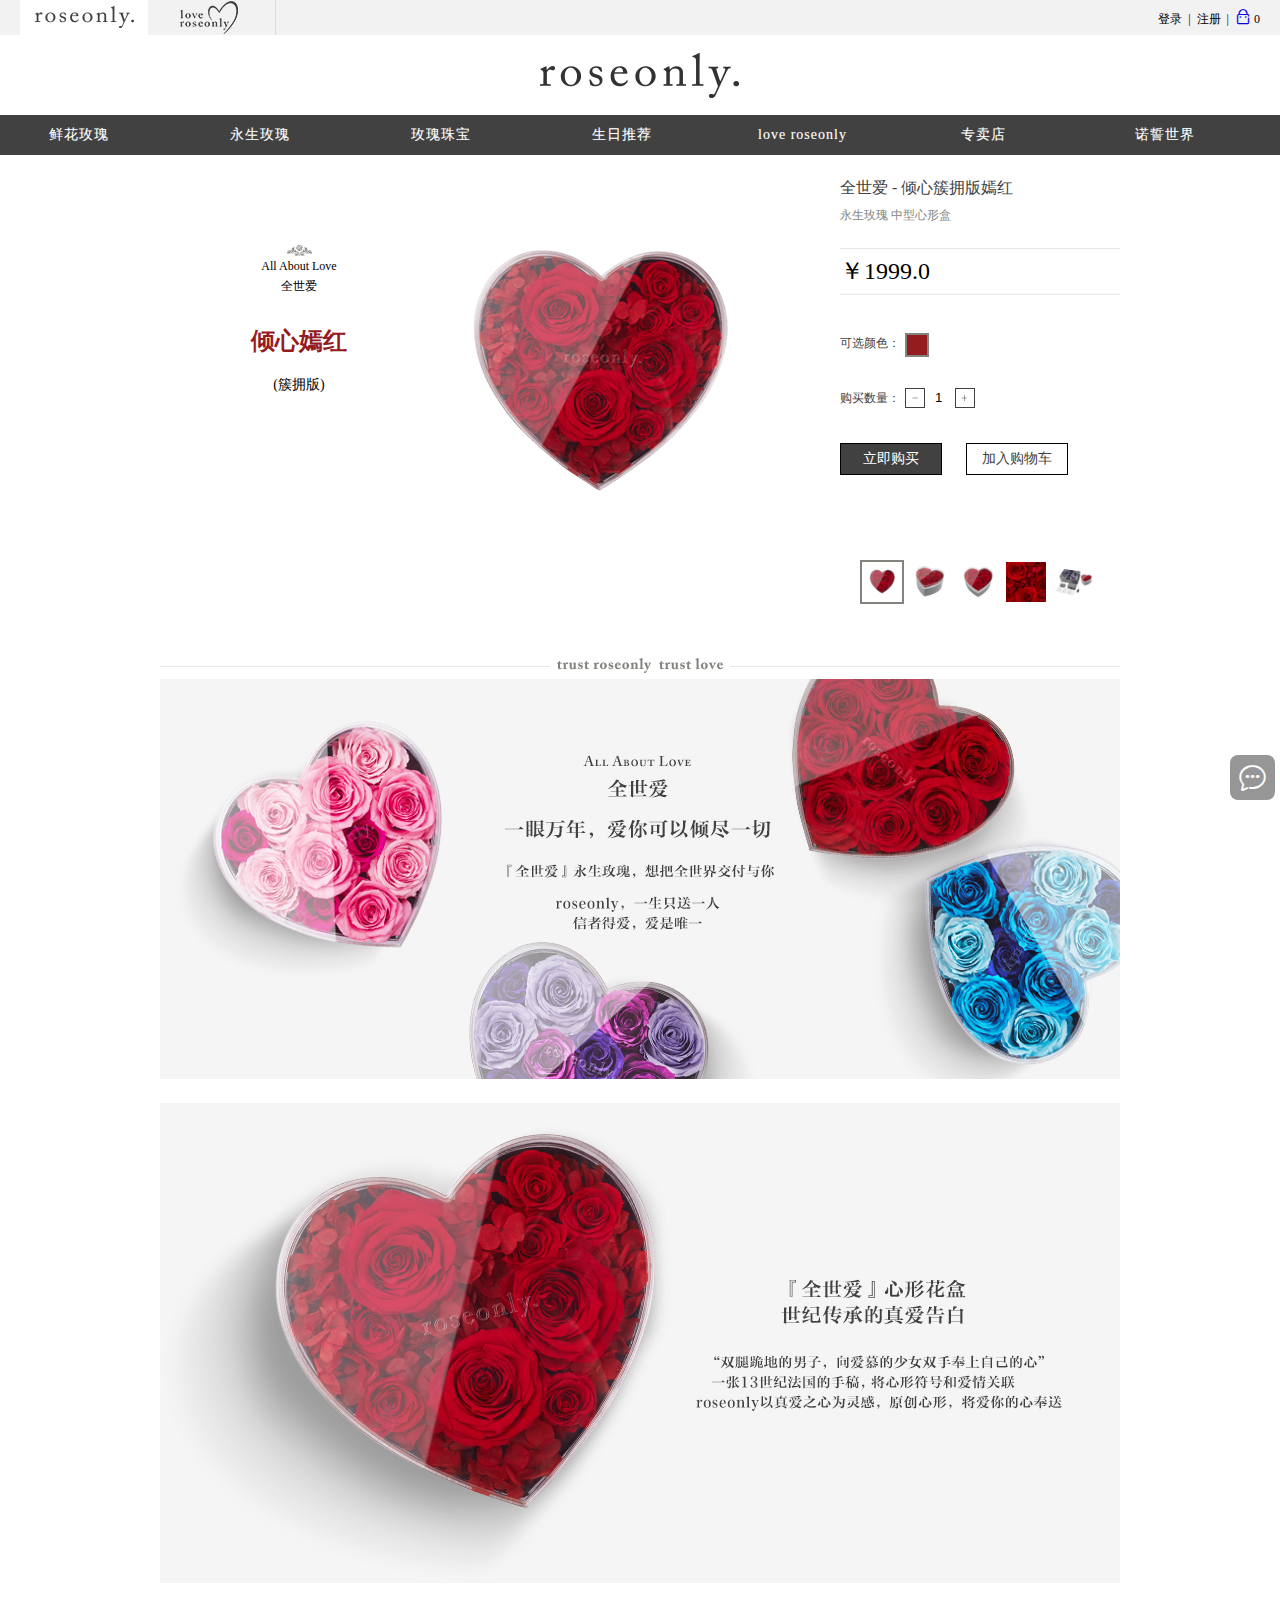
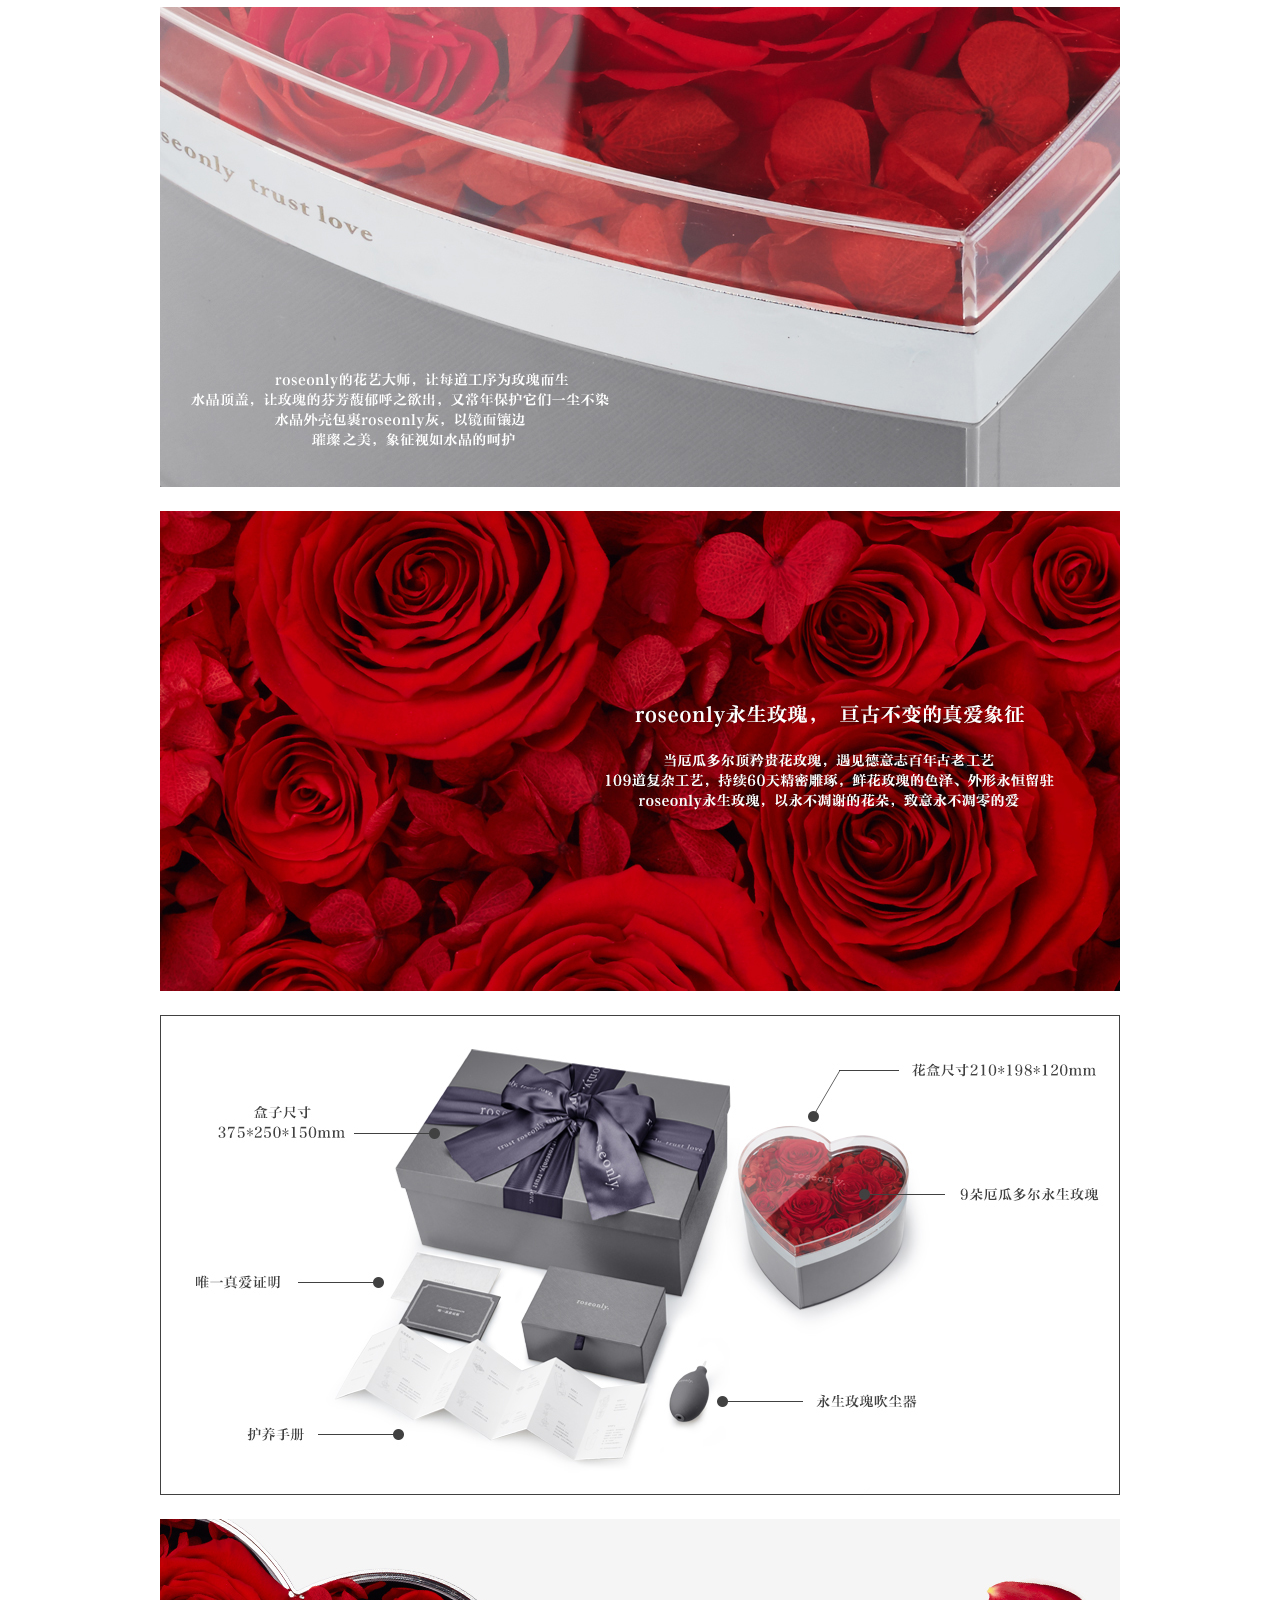
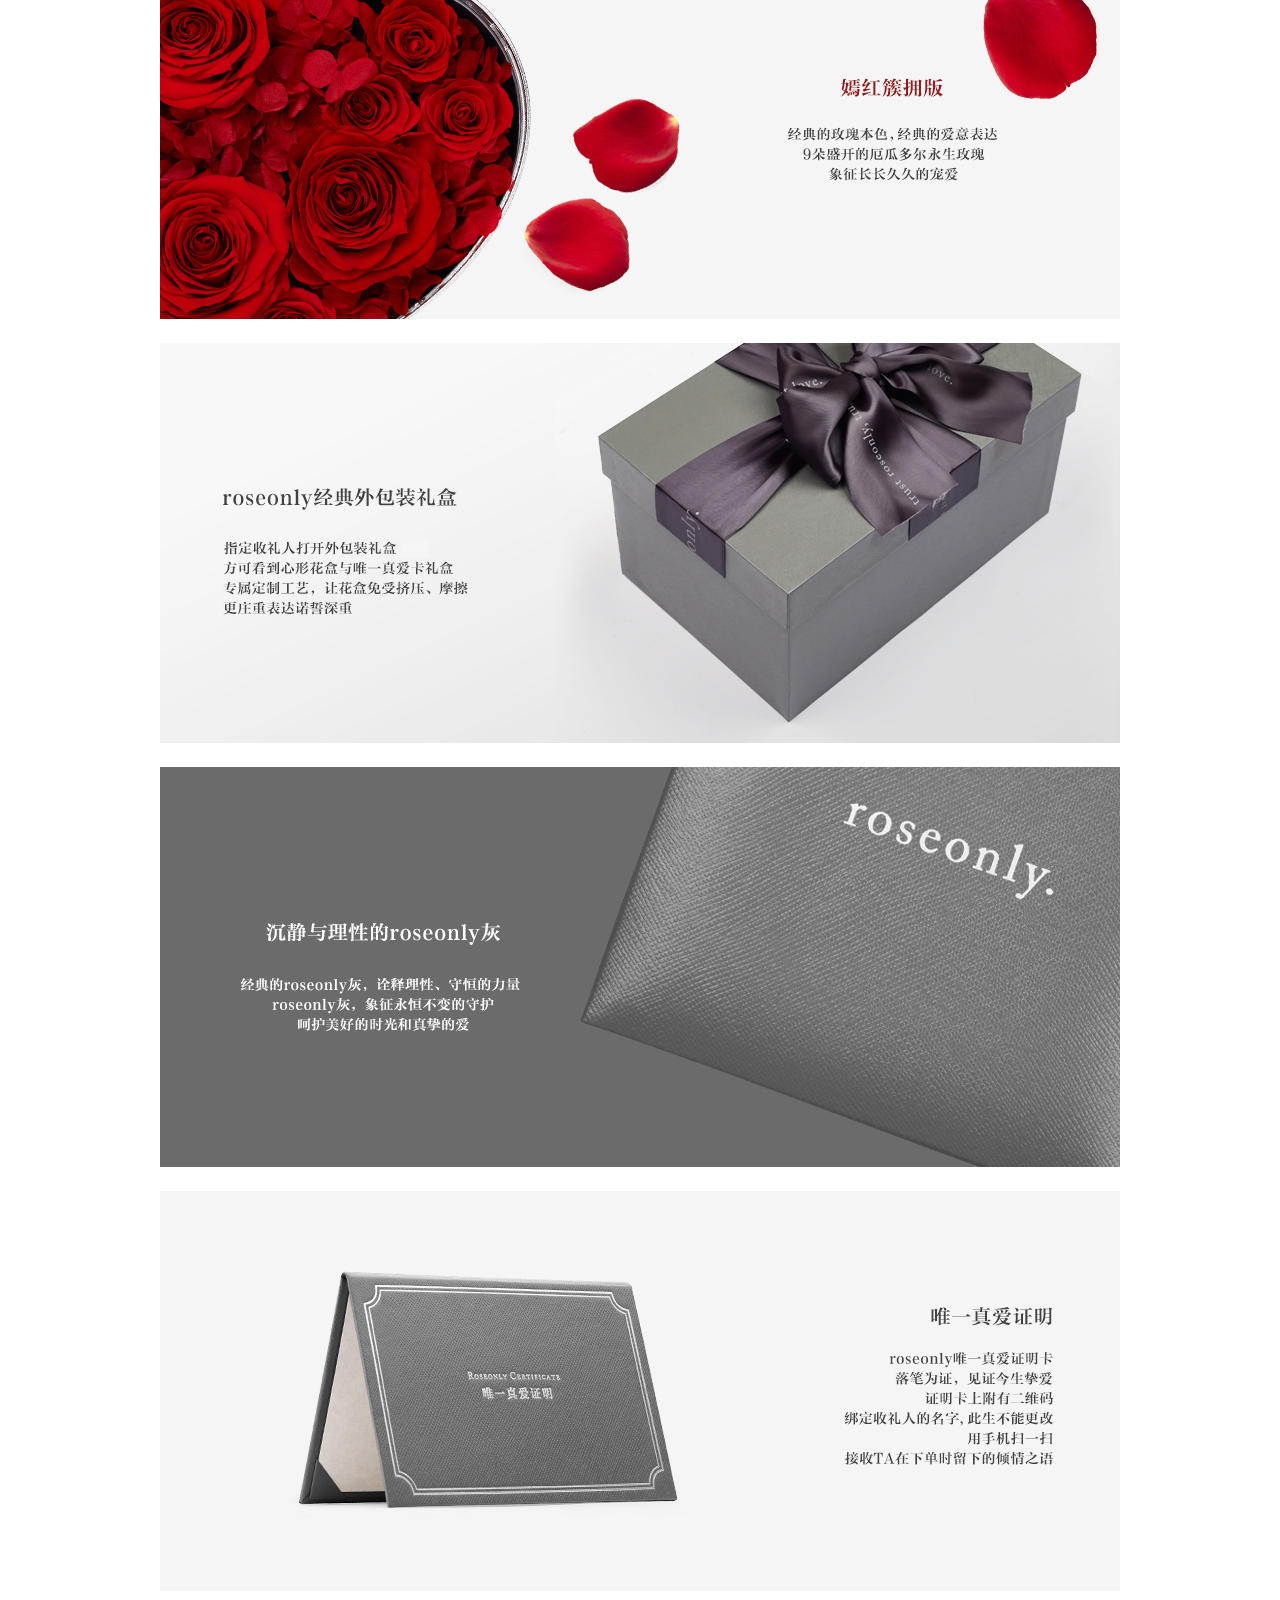
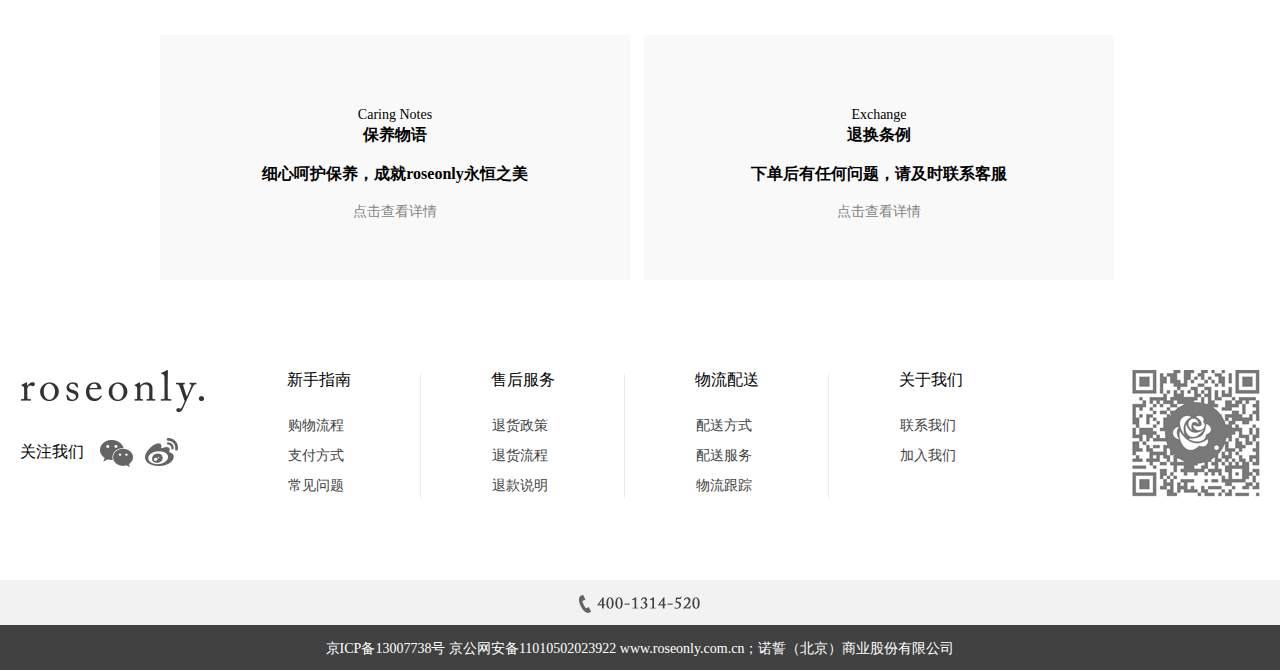
<file: detail.html>
<!DOCTYPE html>
<html lang="en">
<head>
	<meta charset="UTF-8">
	<title>RoseOnly首页_一生只送一人_中国高端鲜花第一品牌</title>
	<link rel="stylesheet" href="css/common.css"/>
	<link rel="stylesheet" href="css/index.css">
	<link rel="stylesheet" href="iconfont/iconfont.css">
	<script type = "text/javascript" src = "js/jquery-1.12.4.js"></script>
	<script type = "text/javascript" src = "js/jquery.cookie.js"></script>
	<script type = "text/javascript" src = "js/style.js"></script>
	<script type = "text/javascript" src = "js/shopCart.js"></script>
	<script>
		$(function(){
			$(".nav-container").load("html/nav.html",function(){
				$(function(){
					var $subNavShow = $(".nav-container #nav > li").mouseenter(function(){
						$("#nav > li > a").removeClass("on");
						$(this).find("a").addClass("on");
						//console.log("ok");
						// $(this).find(".sub-nav").fadeIn(2000);
						$(this).find(".sub-nav").css({display: "block"});
						$(this).find(".sub-nav").stop().animate({
							opacity:1,
							zIndex:99999
						},600);
					}).mouseleave(function(){
						$(this).find(".sub-nav").css({display: "none"});
						$("#nav > li > a").removeClass("on");
						$(this).find(".sub-nav").stop().animate({
							opacity:0,
							zIndex: 10000,
						},600);
					});
				});						
			});
			$(".footer").load("html/foot.html");
			$("#cartNum").html($("#tableAdd > tbody > tr").length);
			$(".backTo-top").css("display","none");
			// 放大镜 效果
			var scale = 4;
			var imgWH = 400;
			// var $img = $("<img src = 'picture/14719460348945560.png'>");
			var $lay = $("<div></div>").css({
				width:imgWH / scale,
				height:imgWH / scale,
				position:"absolute",
				left:0,
				top: 0,
				background:"#000",
				opacity: 0.2
			}).appendTo(".xq-contain .con-cent").hide();
			//大图的生成与显示
			var $big = $("<div><img src = 'picture/14719460348945560.png'/></div>").css({
				width:imgWH,
				height:imgWH + 100,
				position:"absolute",
				right:imgWH + 10,
				background:"#fff",
				overflow:"hidden",
				top:0
			}).appendTo(".xq-contain .con-cent").hide().mouseenter(function(e){
				e.stopPropagation();
			}).children().eq(0).width(imgWH * scale).height(imgWH * scale).parent();


			$(".xq-contain .con-cent").hover(function(){
				$lay.show();
				$big.show();
				$(this).mousemove(function(e){
					var x = e.pageX - $(this).offset().left - $lay.width() / 2;
					var y = e.pageY - $(this).offset().top  - $lay.height() / 2;
					var maxWidth = $(this).width() - $lay.width();
					var maxHeight = $(this).height() - $lay.height();
					var nowX = Math.max(Math.min(maxWidth, x), 0);
					var nowY = Math.max(Math.min(maxHeight, y), 0);
					$lay.css({
						left:nowX,
						top:nowY
					});
					$big.children().eq(0).css({
						marginLeft:nowX * scale * -1,
						marginTop:nowY * scale * -1
					});
				});
			}, function(){
				$lay.hide();
				$big.hide();
			});


			// 实现点击增加数据icon_down icon_num icon_up
			$("#icon_up").on("click", function(){
				// console.log("ok");
				// console.log($("#icon_num").val());
				var num = Number($("#icon_num").val());
				// console.log("num" + num);
				num++;
				// console.log("num1" + num);
				$("#icon_num").val(num);
			});
			$("#icon_down").on("click", function(){
				var num = Number($("#icon_num").val());
				// console.log("ok1");
				if(num == 1){
					num =  1;
				}else{
					num--;	
				}
				$("#icon_num").val(num);
			});

			//点击图片换成 相应的图图片xq-contain  detail-img
			$(".xq-contain .detail-img a").on("click" ,function(){
				$(".xq-contain .con-cent").find("img").attr("src", $(this).find("img").attr("src"));
				//console.log($(this).find("img").attr("src"));
				$(".xq-contain .detail-img a").removeClass("on");
				$(this).addClass("on");
			});
		});

	</script>

</head>
<body>
	<div class = "header">
		<div class = "head">
			<a href="index.html" id = "roseonly-logo" class = "roseonlyLogo"></a>
			<a href="index.html" class = "love-roseonly"></a>
			<div class = "right loginBox">
				<a class = "change1" href="login.html"><span id="ischan" class = "span1">登录</span><span>|</span></a>
				<a class = "change2" href="signup.html"><span class = "span1">注册</span><span>|</span></a>
				<a href="shopCart.html" class = "iconfont gwd">&#xe602;</a>
				<span id = "cartNum">(0)</span>
			</div>
		</div>
	</div>
	<div class = "logo-container">
		<a href="">
			<img src="images/14659848743575108.png" alt="">
		</a>
	</div>

	<div class = "nav-container">

	</div>
	<!-- 详情页面  start-->	
	<div class = "xq-contain">
		<div class = "con-detail">
			<div class = "detail-main">
				<div class = "con-left">
					<div class = "d1"></div>
					<div class = "d2">
						All About Love
						<br>
						全世爱
					</div>
					<div class = "d3">
						倾心<span class = "span1">嫣红</span>
					</div>
					<div>(簇拥版)</div>

				</div>
				<div class = "con-cent">
					<img src="picture/14719460348945560.png" alt="">
				</div>
				<div class = "con-right">
					<div class = "tit">全世爱 - 倾心簇拥版嫣红</div>
					<div class = "tit-de">永生玫瑰 中型心形盒 <!-- R020445121 --></div>
					<br>
					<div class = "pay" >￥1999.0</div>
					<br>
					<div class = "color-select">
						<span >可选颜色：</span>
						<span class = "color"></span>
					</div>
					<div class = "color-select shop-num">
						<span>购买数量：</span>
						<a id = "icon_down" href="javascript:;"><img src="picture/icon_down.png" alt=""></a>
						<input id = "icon_num" type="text" value = "1">
						<a id = "icon_up" href="javascript:;" ><img src="picture/icon_up.png" alt=""></a>
						<div style = "height: 0; clear:both;"></div>
					</div>
					<a href="login.html" class = "buyBtn">立即购买</a>
					<!-- 加入购物按钮 #addcart-->
					<a href="shopCart.html" id = "addCart" data-pid = "1" class = "addBtn" target = "blank1">加入购物车</a>
					<div style = "height: 0; clear:both;"></div>
					<div class = "detail-img"> 
						<div></div>
						<a href="javascript:;" class = "on">
							<img src="picture/14719460348945560.png" alt="">
						</a>
						<a href="javascript:;">
							<img src="picture/14422197966628664.png" alt="">
						</a>
						<a href="javascript:;">
							<img src="picture/14422197967002463.png" alt="">
						</a>
						<a href="javascript:;">
							<img src="picture/14422197967173143.png" alt="">
						</a>
						<a href="javascript:;">
							<img src="picture/14422197967527854.png" alt="">
						</a>
					</div>
					<div style = "height: 0; clear:both;"></div>
				</div>
			</div>
			<div>
				<img src="picture/xq_08.png" alt="">
			</div>
			<div class = "detail-box1">
				<img src="picture/14715887820843668.jpg" alt="">
			</div>
			<div class = "detail-box2">
				<img src="picture/14715887821496571.jpg" alt="">
			</div>
			<div class = "detail-box3">
				<img src="picture/14715887822418755.jpg" alt="">
			</div>
			<div class = "detail-box1">
				<img src="picture/14715887823448910.jpg" alt="">
			</div>
			<div class = "detail-box2">
				<img src="picture/14715887824503899.jpg" alt="">
			</div>
			<div class = "detail-box3">
				<img src="picture/14715887825169334.jpg" alt="">
			</div>
			<div>
				<img src="picture/14715887825906867.jpg" alt="">
			</div>
			<div>
				<img src="picture/14715887826653052.jpg" alt="">
			</div>
			<div>
				<img src="picture/14715887827471760.jpg" alt="">
			</div>
			<div class = "detail1">
				<div>
					Caring Notes
					<br>
					<b style = "font-size: 16px">保养物语</b>
				</div>
				<br>
				<p style = "font-weight:bold">细心呵护保养，成就roseonly永恒之美</p>
				<br>
				<a href="">点击查看详情</a>
			</div>
			<div class = "detail1">
				<div>
					Exchange
					<br>
					<b style = "font-size: 16px">退换条例</b>
				</div>
				<br>
				<p style = "font-weight:bold">下单后有任何问题，请及时联系客服</p>
				<br>
				<a href="">点击查看详情</a>
			</div>
		</div>

	</div>


	<!-- 详情页面 endding -->
	<div class = "footer clear">
	</div>
	<div class = "backTo-top">
		<a href="" class = "iconfont backTop">&#xe600;</a>
	</div>
	<div class = "weixin">
		<a href="" class = "iconfont weinxinA">&#xe601;</a>
	</div>
</body>
</html>
</file>
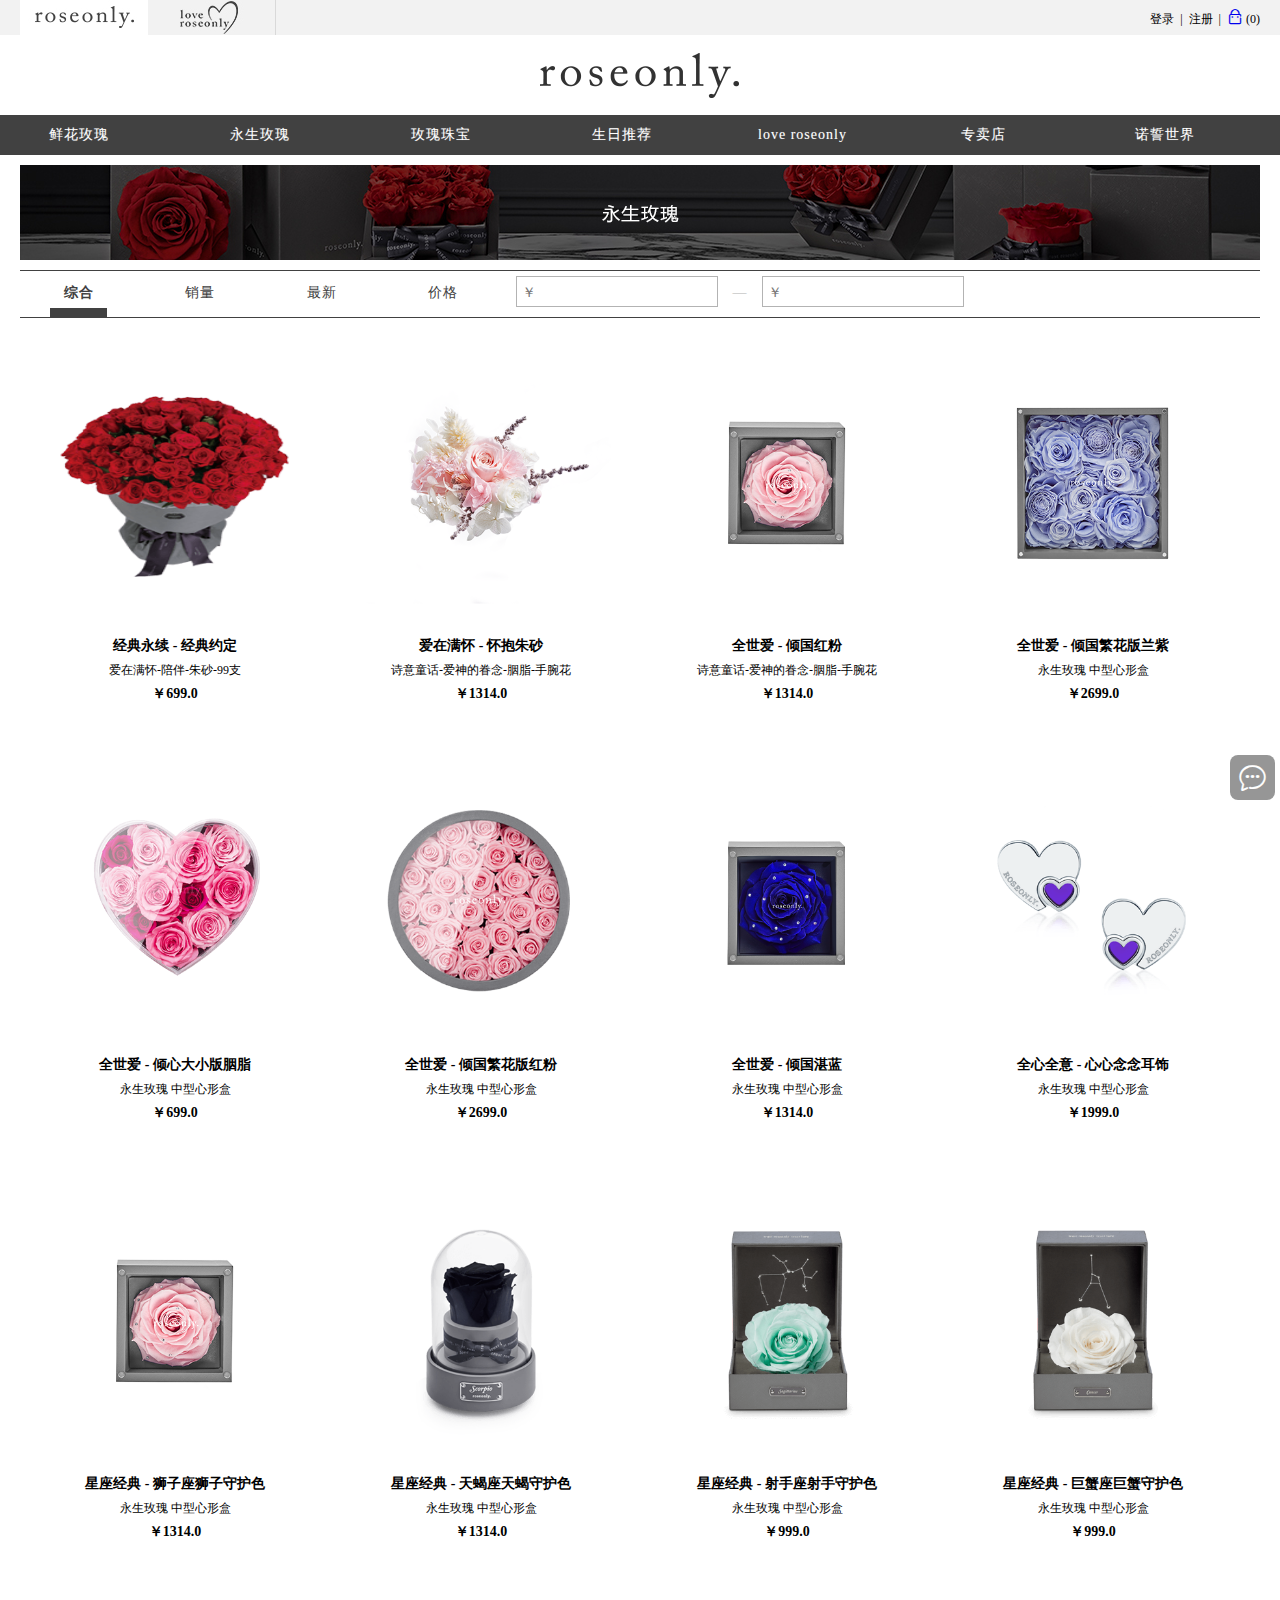
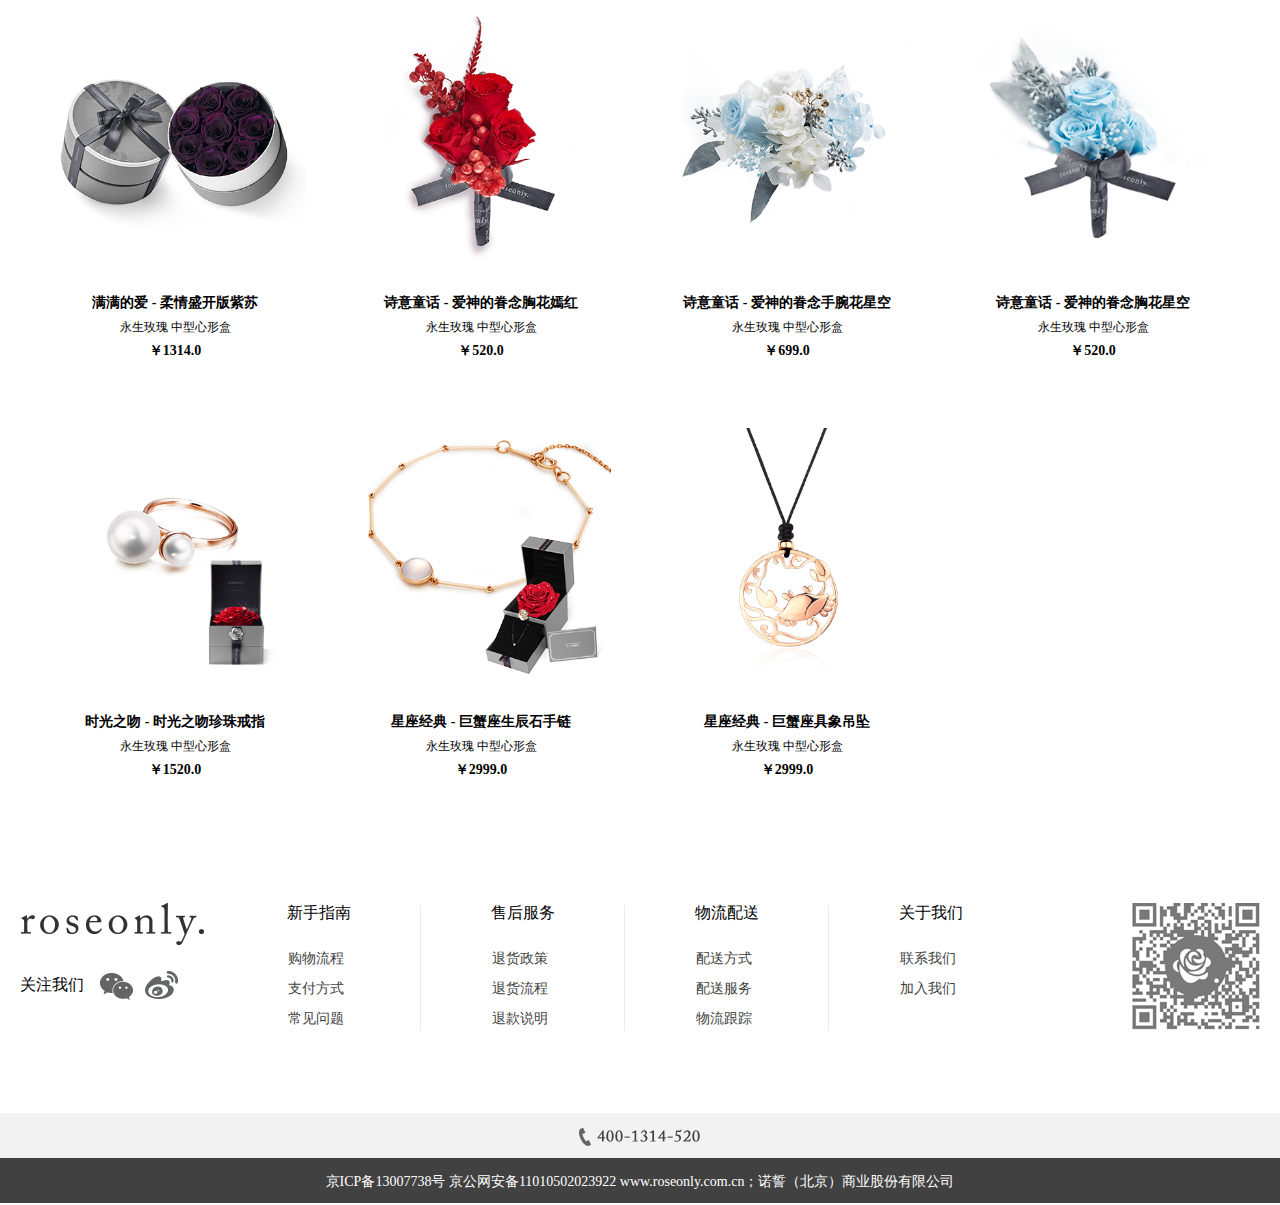
<file: liebiao.html>
<!DOCTYPE html>
<html lang="en">
<head>
	<meta charset="UTF-8">
	<title>RoseOnly列表页面</title>
	<link rel="stylesheet" href="css/common.css"/>
	<link rel="stylesheet" href="css/index.css">
	<link rel="stylesheet" href="iconfont/iconfont.css">
	<script type = "text/javascript" src = "js/jquery-1.12.4.js"></script>
	<script type = "text/javascript" src = "js/jquery.cookie.js"></script>
	<script type = "text/javascript" src = "js/style.js"></script>
	<script type = "text/javascript" src = "js/shopCart.js"></script>
	<script>
		$(function(){
			$(".nav-container").load("html/nav.html",function(){
				$(function(){
					var $subNavShow = $(".nav-container #nav > li").mouseenter(function(){
						$("#nav > li > a").removeClass("on");
						$(this).find("a").addClass("on");
						console.log("ok");
						// $(this).find(".sub-nav").fadeIn(2000);
						$(this).find(".sub-nav").css({display: "block"});
						$(this).find(".sub-nav").stop().animate({
							opacity:1,
							zIndex:99999
						},600);
					}).mouseleave(function(){
						$(this).find(".sub-nav").css({display: "none"});
						$("#nav > li > a").removeClass("on");
						$(this).find(".sub-nav").stop().animate({
							opacity:0,
							zIndex: 10000,
						},600);
					});
				});						
			});
			$(".footer").load("html/foot.html");
			$("#cartNum").html("("+ $("#tableAdd > tbody > tr").length +")");
			$(".backTo-top").css("display","none");
			//JQ获取列表页面的 ajax 数据
			var loadData = function(){
				$.get("json/shop.json").done(function(data){
					var html = "";
					//console.log(data);
					$.each(data,function(i,o){
						//console.log(i,o);
						html += "<a href=\"detail.html\">"
							 + "<li>"
							 + "<div class = \"li-img\"><img src=\""+ o.img +"\" alt=\"\"></div>"
							 + "<b class = \"b1\">"+ o.pname +"</b>"
							 + "<p class = \"p1\">"+ o.subpname +"</p>" 
							 + "<b class = \"b1\">"+ o.price +"</b>"
							 + "</li>" 
							 + "</a>";
					});
					$("#ShopList").html(html);
				});
			}

			// 价格区间商品的收索
			// $searchPrice = function(){
			// 	$(".nav-container .pirce-input").on("change",function(){
			// 		var $jia1 = $("#jia1").val();
			// 		console.log($jia1);
			// 		console.log($jia2);
			// 		var $jia2 = $("#jia2").val();
			// 		$("")
			// 	});
			// }

			loadData();
		});
	</script>

</head>
<body>
	<div class = "header">
		<div class = "head">
			<a href="index.html" id = "roseonly-logo" class = "roseonlyLogo"></a>
			<a href="index.html" class = "love-roseonly"></a>
			<div class = "right loginBox">
				<a class = "change1" href="login.html"><span id="ischan" class = "span1">登录</span><span>|</span></a>
				<a class = "change2" href="signup.html"><span class = "span1">注册</span><span>|</span></a>
				<a href="shopCart.html" class = "iconfont gwd">&#xe602;</a>
				<span id = "cartNum">(0)</span>
			</div>
		</div>
	</div>
	<div class = "logo-container">
		<a href="">
			<img src="images/14659848743575108.png" alt="">
		</a>
	</div>

	<div class = "nav-container">
	</div>
	<!-- 列表页 导航  start-->

	<div class = "list-container">
		<div class = "list-bg"></div>
		<div class = "rose-select">
			<a href="javascript:;" class = "sort on">综合</a>
			<a href="javascript:;" class = "sort">销量</a>
			<a href="javascript:;" class = "sort">最新</a>
			<a href="javascript:;" class = "sort">价格</a>
			<input id = "jia1" class = "price-input" type="number" placeholder = "￥">
			<span class = "link-span">—</span>
			<input id = "jia2" class = "price-input" type="number" placeholder = "￥">
		</div>
		<ul class = "list-con" id = "ShopList">
		<!--<a href="">
				<li>
					<div class = "li-img"><img src="picture/14557858492967267.png" alt=""></div>
					<b class = "b1">永生玫瑰 - 为爱而生系列</b>
					<p class = "p1">音乐玫瑰许愿  </p>
					<b class = "b1">￥1999.0</b>
				</li>
			</a> -->
		</ul>
	</div>

	<!-- 列表页面 导航 endding -->
	<div class = "footer clear">
	</div>
	<div class = "backTo-top">
		<a href="" class = "iconfont backTop">&#xe600;</a>
	</div>
	<div class = "weixin">
		<a href="" class = "iconfont weinxinA">&#xe601;</a>
	</div>
</body>
</html>
</file>
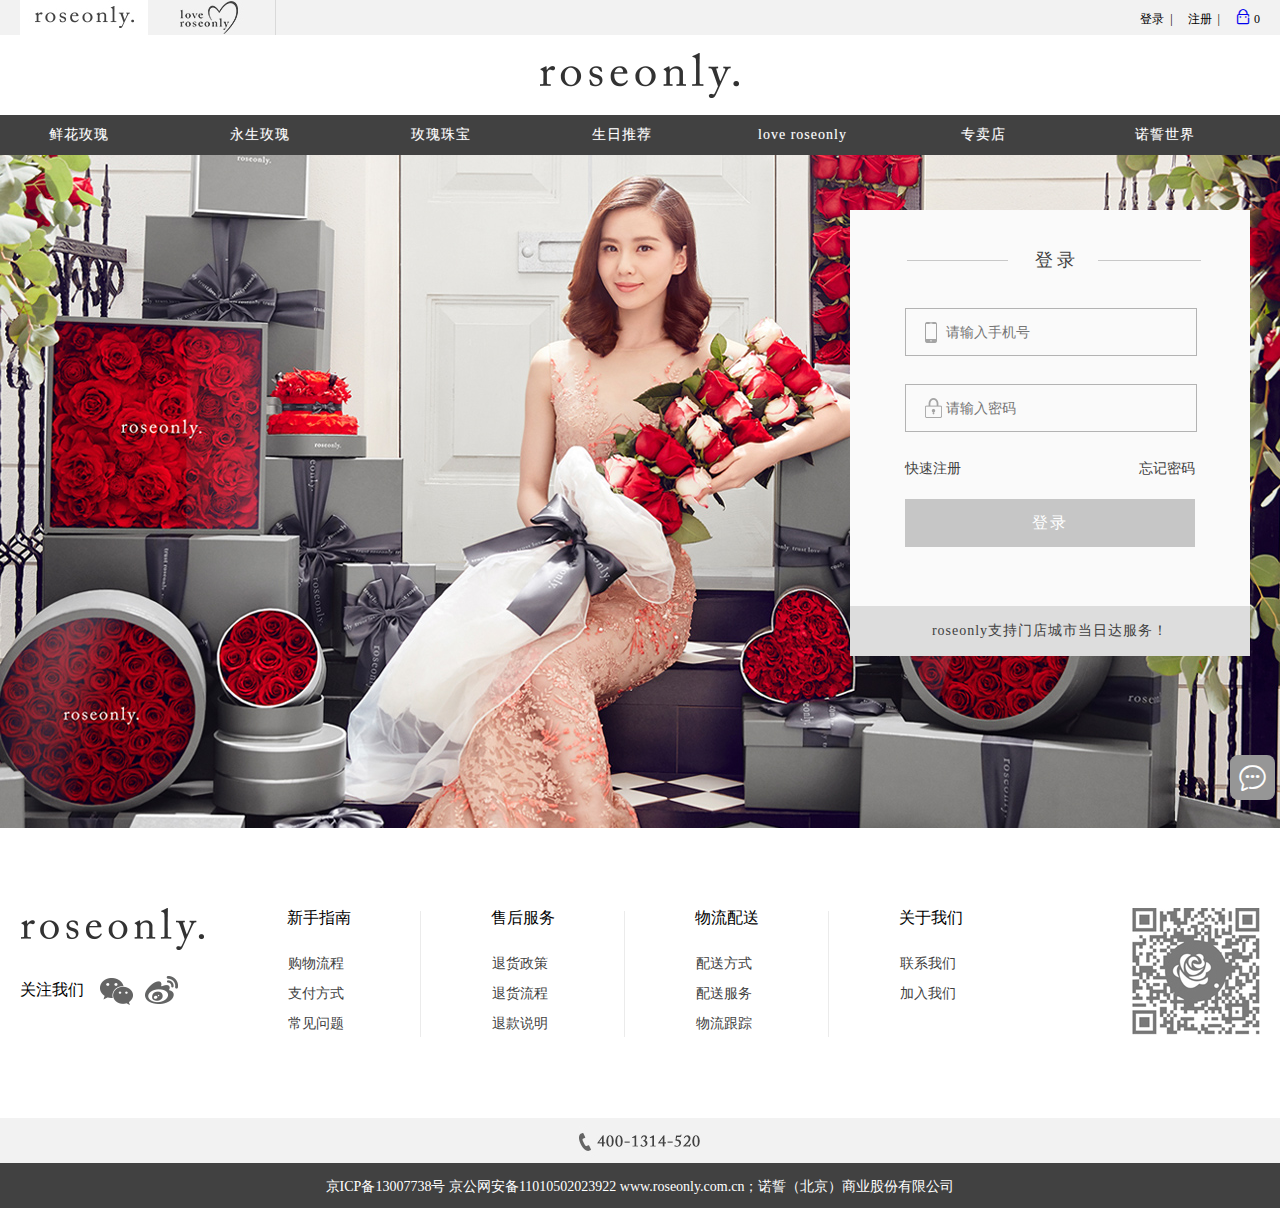
<file: login.html>
<!DOCTYPE html>
<html lang="en">
<head>
	<meta charset="UTF-8">
	<title>RoseOnly首页_一生只送一人_中国高端鲜花第一品牌</title>
	<link rel="stylesheet" href="css/common.css"/>
	<link rel="stylesheet" href="css/index.css">
	<link rel="stylesheet" href="iconfont/iconfont.css">
	<script type = "text/javascript" src = "js/jquery-1.12.4.js"></script>
	<script type = "text/javascript" src = "js/jquery.cookie.js"></script>
	<script type = "text/javascript" src = "js/style.js"></script>
	<script type = "text/javascript" src = "js/shopCart.js"></script>
	<script type = "text/javascript" src = "js/login.js"></script>
	<script>
		$(function(){
			$(".nav-container").load("html/nav.html",function(){
				$(function(){
					var $subNavShow = $(".nav-container #nav > li").mouseenter(function(){
						$("#nav > li > a").removeClass("on");
						$(this).find("a").addClass("on");
						//console.log("ok");
						// $(this).find(".sub-nav").fadeIn(2000);
						$(this).find(".sub-nav").css({display: "block"});
						$(this).find(".sub-nav").stop().animate({
							opacity:1,
							zIndex:99999
						},600);
					}).mouseleave(function(){
						$(this).find(".sub-nav").css({display: "none"});
						$("#nav > li > a").removeClass("on");
						$(this).find(".sub-nav").stop().animate({
							opacity:0,
							zIndex: 10000,
						},600);
					});
				});						
			});
			$(".footer").load("html/foot.html");
			$("#cartNum").html($("#tableAdd > tbody > tr").length);
			$(".backTo-top").css("display","none");
		});
	</script>
</head>
<body>
	<div class = "header">
		<div class = "head">
			<a href="index.html" id = "roseonly-logo" class = "roseonlyLogo"></a>
			<a href="index.html" class = "love-roseonly"></a>
			<div class = "right loginBox">
				<a href="login.html"><span id="ischan" class = "span1 change1"><!-- 登录 --></span><span><!-- | --></span></a>
				<a id = "tuichu" href="signup.html"><span class = "span1 change2"><!-- 注册 --></span><span><!-- | --></span></a>
				<a href="shopCart.html" class = "iconfont gwd">&#xe602;</a>
				<span id = "cartNum">(0)</span>
			</div>
		</div>
	</div>
	<div class = "logo-container">
		<a href="">
			<img src="images/14659848743575108.png" alt="">
		</a>
	</div>

	<div class = "nav-container">

	</div>
	<!-- 登陆  start-->
	<div class = "login-bg">
		<div class = "login">
			<form class = "login-form" action=""  method = "">	
				<div class = "loginTit">登录</div>
				<div class = "loginInput">
					<img src="images/14682248307391179.png" alt="">
					<input id = "username2" type="text" name = "username" placeholder = "请输入手机号" class = "inputBox">
					<div class = "remider" id = "ph2">remider</div>
				</div>
				
				<div class = "loginInput">
					<img src="images/14682248238795325.png" alt="">
					<input id = "password2" type="password" name = "username" placeholder = "请输入密码" class = "inputBox">
					<div id = "psw2" class = "remider">remider</div>
				</div>
				<div class = "signA">
					<a href="signup.html">快速注册</a>
					<a href="#">忘记密码</a>
				</div>
				<a href="javascript:;" class = "loginBtn">登录</a>
				<div class = "loginBot">roseonly支持门店城市当日达服务！</div>

			</form>	
			
		</div>
		
	</div>	



	<!-- 主要内容endding -->
	<div class = "footer clear">
	</div>
	<div class = "backTo-top">
		<a href="" class = "iconfont backTop">&#xe600;</a>
	</div>
	<div class = "weixin">
		<a href="" class = "iconfont weinxinA">&#xe601;</a>
	</div>
</body>
</html>
</file>
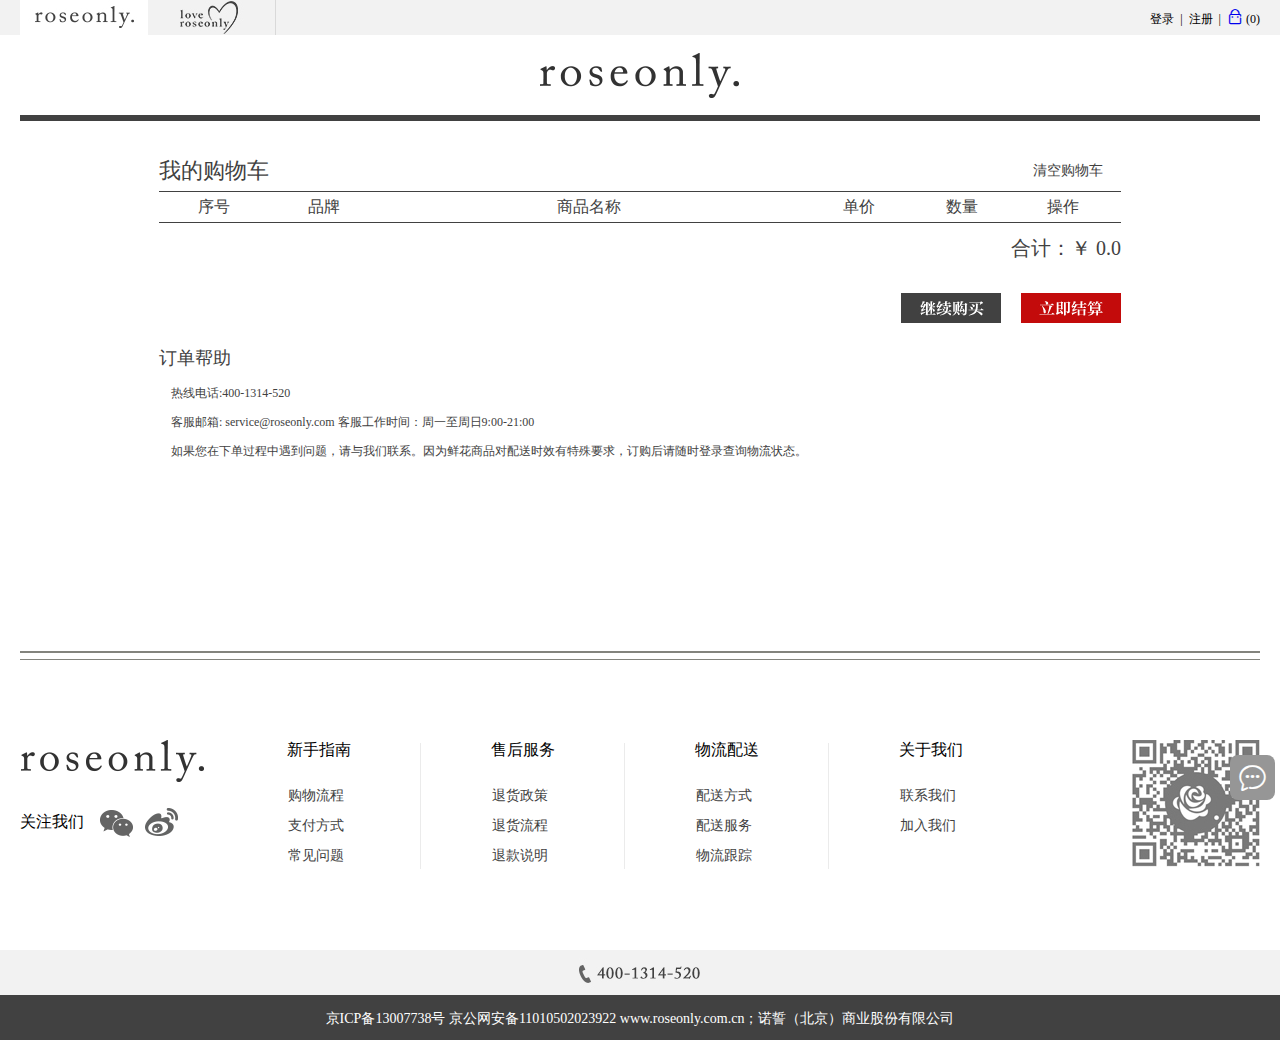
<file: shopCart.html>
<!DOCTYPE html>
<html lang="en">
<head>
	<meta charset="UTF-8">
	<title>RoseOnly购物车页面</title>
	<link rel="stylesheet" href="css/common.css"/>
	<link rel="stylesheet" href="css/index.css">
	<link rel="stylesheet" href="iconfont/iconfont.css">
	<script type = "text/javascript" src = "js/jquery-1.12.4.js"></script>
	<script type = "text/javascript" src = "js/jquery.cookie.js"></script>
	<script type = "text/javascript" src = "js/style.js"></script>
	<script type = "text/javascript" src = "js/shopCart.js"></script>
	
	
	<script>
		$(function(){
			// 共同样式的引入
			$(".footer").load("html/foot.html");

			var danjia = ($(".shopCart-container .Price").text()).substring(1);
			var num = ($(".shopCart-container .shopcart-numshow").val());
			var newPrice = parseFloat(danjia) * parseFloat(num);
			//console.log(newPrice)
			if(!newPrice){
				$(".shopCart-container .cartTotal font").html("0.0");
			}else{
				$(".shopCart-container .cartTotal font").html(newPrice);	
			}

			// 页面头部 购物车 (0)
			//$("#cartNum").html("("+ num +")");
			$("#cartNum").html("("+ $("#tableAdd > tbody > tr").length +")");
			$(".backTo-top").css("display","none");
		});
	</script>


</head>
<body>
	<div class = "header">
		<div class = "head">
			<a href="index.html" id = "roseonly-logo" class = "roseonlyLogo"></a>
			<a href="index.html" class = "love-roseonly"></a>
			<div class = "right loginBox">
				<a class = "change1" href="login.html"><span id="ischan" class = "span1">登录</span><span>|</span></a>
				<a class = "change2" href="signup.html"><span class = "span1">注册</span><span>|</span></a>
				<a href="shopCart.html" class = "iconfont gwd">&#xe602;</a>
				<span id = "cartNum">(0)</span>
			</div>
		</div>
	</div>
	<div class = "logo-container">
		<a href="">
			<img src="images/14659848743575108.png" alt="">
		</a>
	</div>

	<!-- 购物车  start-->
	<div class = "shopCart-container">

		<div class = "line"></div>
		<div class = "order">
			<div class = "shopCart-detail">
				<div class = "shopCart-tit">
					<div class = "shopleft">我的购物车
					</div>
					<a href="" class = "shopright">清空购物车</a>
				</div>

				<table id = "tableAdd" border = "0" cellspacing = "0" cellpadding = "0" >
					<thead>
						<tr>
							<td width = "110">序号</td>
							<td width = "110">品牌</td>
							<td width = "420">商品名称</td>
							<td width = "120">单价</td>
							<td width = "13"></td>
							<td width = "60">数量</td>
							<td width = "13"></td>
							<td>操作</td>
						</tr>
					</thead>
					<tbody>
						<!-- 这里需要通过页面进行渲染 -->
						<!-- <tr id = "商品Id" height = "120px">
							<td>序号 1</td>
							<td> 品牌 roseonly</td>
							<td>
								<img class = "shop-cart-img" src="picture/14296003886093198.png" alt="">
								<div class = "shop-cart-name"> 商品描述 
									爱在满怀-陪伴-朱砂-99支
								</div>
							</td>
							<td>￥6999.0</td>
							<td>
								<a href="javascript:void(0);" class = "cart-down">
									<img class = "num-cut" src="picture/cart02.png" alt="">
								</a>
							</td>
							<td>
								<input class = "shopcart-numshow" type="text" value = "1">
							</td>
							<td>
								<a href="javascript:void(0);">
									<img src="picture/cart03.png" alt="">
								</a>
							</td>
							<td>
								<a href="javascript:void(0);">删除</a>
							</td>
						</tr> -->
						<!-- 渲染结束 -->

					</tbody>
				</table>
				<div class = "cartTotal">
					合计：￥
					<font>0.0</font>
				</div>
				<!-- 可以作为提交式图片 -->
				<input class = "img-in1" type="image" src = "images/once.jpg">
				<input class = "img-in2" type="image" src = "images/go-on.jpg">
			</div>
			<div class = "clear"></div>
			<div class = "help-right">
				<div class = "helpNav">订单帮助</div>
				<p>热线电话:400-1314-520</p>
				<p>
					客服邮箱:
					<a href="">service@roseonly.com</a>
					  客服工作时间：周一至周日9:00-21:00
				</p>
				<p>如果您在下单过程中遇到问题，请与我们联系。因为鲜花商品对配送时效有特殊要求，订购后请随时登录查询物流状态。</p>
			</div>
			
		</div>
		<div class = "bottom-line"></div>
	</div>


	<!-- 购物车 endding -->
	<div class = "footer clear">
	</div>
	<div class = "backTo-top">
		<a href="" class = "iconfont backTop">&#xe600;</a>
	</div>
	<div class = "weixin">
		<a href="" class = "iconfont weinxinA">&#xe601;</a>
	</div>
</body>
</html>
</file>
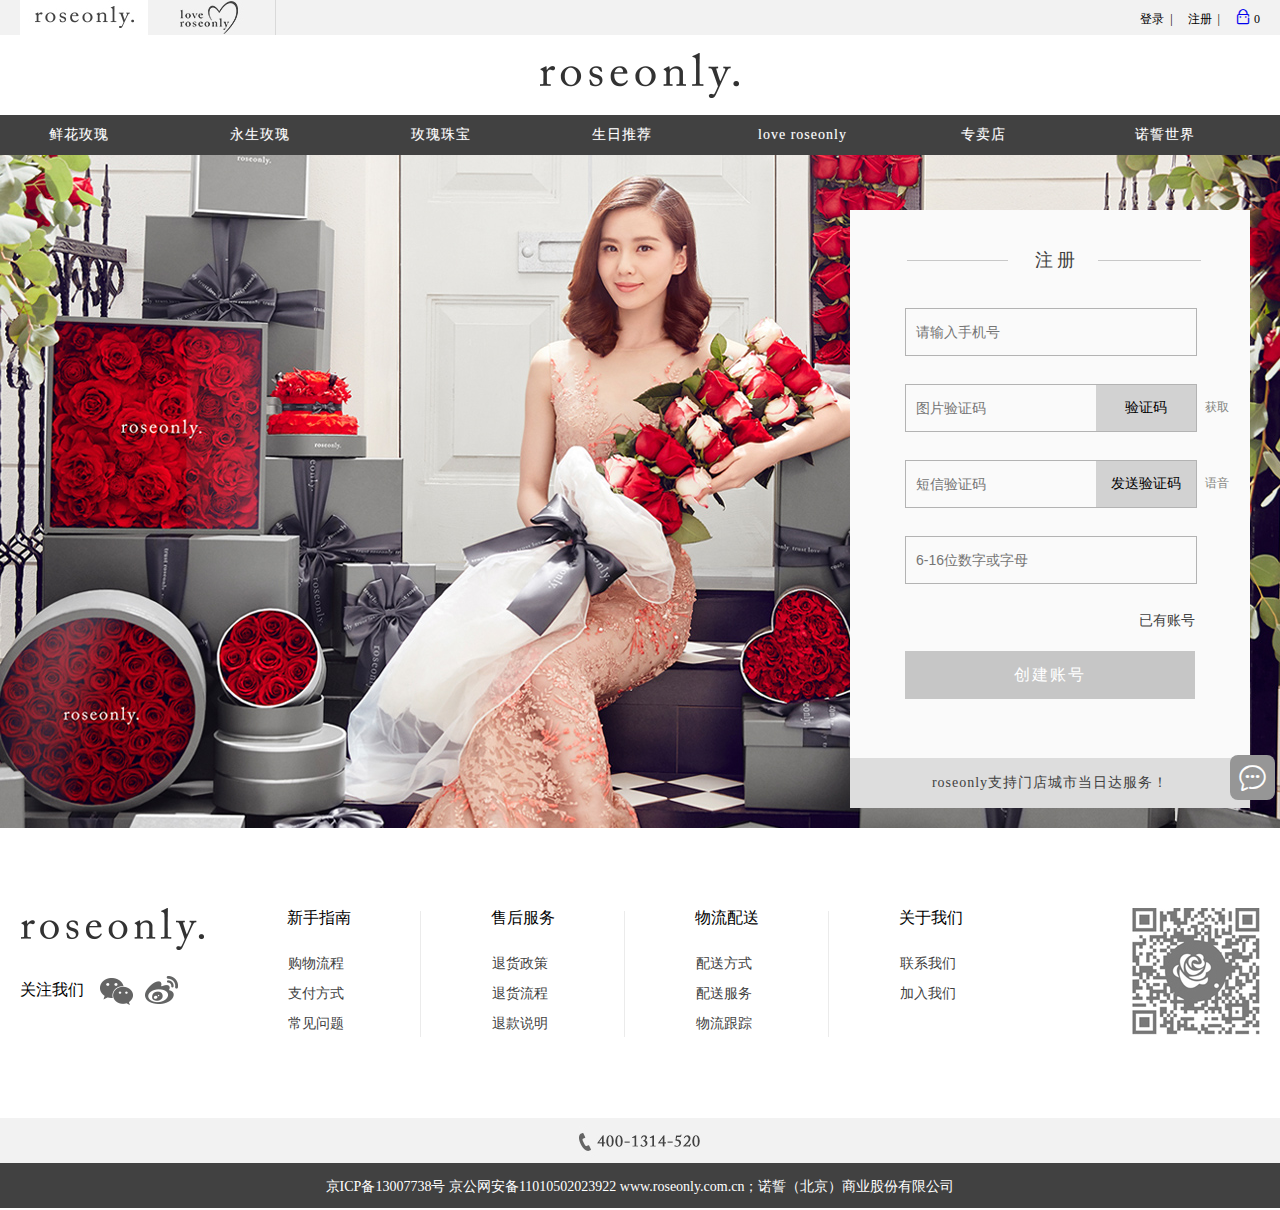
<file: signup.html>
<!DOCTYPE html>
<html lang="en">
<head>
	<meta charset="UTF-8">
	<title>RoseOnly首页_一生只送一人_中国高端鲜花第一品牌</title>
	<link rel="stylesheet" href="css/common.css"/>
	<link rel="stylesheet" href="css/index.css">
	<link rel="stylesheet" href="iconfont/iconfont.css">
	<script type = "text/javascript" src = "js/jquery-1.12.4.js"></script>
	<script type = "text/javascript" src = "js/jquery.cookie.js"></script>
	<script type = "text/javascript" src = "js/style.js"></script>
	<script type = "text/javascript" src = "js/shopCart.js"></script>
	<script type = "text/javascript" src = "js/login.js"></script>
	<script>
		$(function(){
			$(".nav-container").load("html/nav.html",function(){
				$(function(){
					var $subNavShow = $(".nav-container #nav > li").mouseenter(function(){
						$("#nav > li > a").removeClass("on");
						$(this).find("a").addClass("on");
						//console.log("ok");
						// $(this).find(".sub-nav").fadeIn(2000);
						$(this).find(".sub-nav").css({display: "block"});
						$(this).find(".sub-nav").stop().animate({
							opacity:1,
							zIndex:99999
						},600);
					}).mouseleave(function(){
						$(this).find(".sub-nav").css({display: "none"});
						$("#nav > li > a").removeClass("on");
						$(this).find(".sub-nav").stop().animate({
							opacity:0,
							zIndex: 10000,
						},600);
					});
				});						
			});
			$("#cartNum").html($("#tableAdd > tbody > tr").length);
			$(".footer").load("html/foot.html");
			$(".backTo-top").css("display","none");
			// 验证码的变换

			// for(var i = 0; i < 4; i++){
			// 	var num = parseInt(Math.random() * 9);
			// 	arr.push(num);
			// }
			//  arr.join("");

		});
	</script>

</head>
<body>
	<div class = "header">
		<div class = "head">
			<a href="index.html" id = "roseonly-logo" class = "roseonlyLogo"></a>
			<a href="index.html" class = "love-roseonly"></a>
			<div class = "right loginBox">
				<a href="login.html"><span id="ischan" class = "span1 change1"><!-- 登录 --></span><span><!-- | --></span></a>
				<a id = "tuichu" href="signup.html"><span class = "span1 change2"><!-- 注册 --></span><span><!-- | --></span></a>
				<a href="shopCart.html" class = "iconfont gwd">&#xe602;</a>
				<span id = "cartNum">(0)</span>
			</div>
		</div>
	</div>
	<div class = "logo-container">
		<a href="">
			<img src="images/14659848743575108.png" alt="">
		</a>
	</div>

	<div class = "nav-container">
	</div>
	<!-- 注册  start-->
	<div class = "sign-bg">
		<div class = "signUp">
			<form class = "regis-form " action=""  method = "">
				<div class = "regisBox">
					<div class = "regisTit">注册</div>
					<div class = "regisInput">
						<input type="text" id = "username1" name = "username" placeholder = "请输入手机号" class = "inputBox">
						<div class = "remider" id = "ph1"></div>
					</div>
					
					<div class = "regisInput">
						<input id = "testCode1" type="text" placeholder = "图片验证码" class = "inputBox">
						<div class = "rightImg" id = "imgTest">验证码
							<!-- <img src="" alt=""> -->
						</div>
						<a href="javascript:;" class = "tixing" id = "changeCode">获取</a>
						<div class = "remider" id = "tscd1"></div>
					</div>
					<div class = "regisInput" >
						<input  type="text" id = "phoneTestCode1" placeholder = "短信验证码" class = "inputBox">
						<div class = "rightImg" >
							<a href="">发送验证码</a> 
						</div>
						<span class = "tixing">语音</span>
						<div class = "remider" id = "phtst1"></div>
					</div>
					<div class = "regisInput">
						<input type="password" id = "password1" name = "password" placeholder = "6-16位数字或字母" class = "inputBox">
						<div class = "remider" id = "psw1"></div>
					</div>
					<div class = "signA">
						<a href=""></a>
						<a href="login.html">已有账号</a>
					</div>
					<a href="javascript:;" class = "regisBtn">创建账号</a>
					<div class = "regisBot">roseonly支持门店城市当日达服务！</div>
				</div>
			</form>		
		</div>
		
	</div>	
	<!-- 注册 endding -->
	<div class = "footer clear">
	</div>
	<div class = "backTo-top">
		<a href="" class = "iconfont backTop">&#xe600;</a>
	</div>
	<div class = "weixin">
		<a href="" class = "iconfont weinxinA">&#xe601;</a>
	</div>
</body>
</html>
</file>
<file: css/common.css>
/*-------------------相同的样式-------------------*/
body,div,h1,img,h2,h3,h4,h5,h6,ul,li,dl,dt,dd,p,span,ol,input,table,tbody,tr,td,img{
	margin:0;
	padding:0;
	border: 0;
}
body{
	font-family: '微软雅黑', 'Microsoft YaHei';
}
a{
	text-decoration: none;
	cursor: pointer;
}
li{ 
	list-style: none;
}
img{
	border: 0;
}
.right{
	float: right;
}
.left{
	float: left;
}
.clear{
	clear: both;
}
/*dl{
	display: block;
    -webkit-margin-before: 1em;
    -webkit-margin-after: 1em;
    -webkit-margin-start: 0px;
    -webkit-margin-end: 0px
}*/

/*-------------header 部分的样式------------------*/
.header{
	width: 100%;
	height:35px;
	background: #f2f2f2;
	font-size: 12px;
	line-height: 35px;
}
.header .head{
	width: 1240px;
	height: 35px;
	margin: 0 auto;
}

.roseonlyLogo{
	display: block;
	float: left;
	width: 128px;
	height: 35px;
	background: url(../images/14664854144797499.jpg) no-repeat ;
} 
.roseonlyLogo:hover{
	background: url(../images/14664854028872973.jpg) no-repeat ;
} 
.roseonlyLogo-on{
	background: url(../images/14664854028872973.jpg) no-repeat ;	
}
.love-roseonly{
	display: block;
	float: left;
	width: 128px;
	height: 35px;
	background: url(../images/14719337371726156.jpg) no-repeat ;	
}
.love-roseonly:hover{
	background: url(../images/14719333964608324.jpg) no-repeat ;	
}

.loginBox a span{
	color: #000;
}
.loginBox a img{
	line-height:35px;
	width: 18px;
}
.loginBox a:hover .span1{
	font-weight: 900;
}
.loginBox a span:nth-child(2){
	padding: 0 3px 0 6px;
}

/*----------------------logo-container---------------------*/
.logo-container{
	width: 100%;
	height: 80px;
}
.logo-container a{
	display: block;
	width: 200px;
	margin: 0 auto;
	padding-top: 18px;
}
.login-container a img{
	display: block;
	width: 200px;
}
/*---------------------nav-bar----------------------------*/
.nav-container{
	width: 100%;
	height: 40px;
	background: #414141;
	position: relative;
	z-index: 999;
}
.nav-container .nav-bar{
	width: 1240px;
	height: 40px;
	margin: 0 auto;
	font-size: 14px;
}
#nav li{
	/*width: 117px;*/
	float: left;
	margin: 0 32px;
}
#nav li:first-child{
	margin-left: 0px;
}
#nav li a{
	display: block;
	height: 40px;
	width: 117px;
	line-height: 40px;
	letter-spacing: 1px;
	color: #fff;
	text-align: center;
	text-shadow: 0 0 1px rgba(255, 255, 255, 0.3);
}
#nav li a.on{
	background: #fff;
	color: #000;
}
/*-----------------------二级菜单-----------------------*/
#nav .sub-nav{
	display: none;
	width: 100%;
	position: absolute;
	top: 39px;
	left: 0;
	background: #fff;
	border-bottom: 3px solid #414141;
	font-size: 14px;
	min-height: 320px;
	opacity: 0;
	filter:alpha(opacity:0);
}
#nav .sub-nav .menus{
	width: 1240px;
	margin: 0 auto;
	position: relative;
	min-height: 320px;
}
#nav .sub-nav .menus span{
	color: #000;
	display: block;
	width: 90px;
	padding-bottom: 16px;
	text-align: left;
}
#nav .sub-nav .menu1{
	margin-top: 25px;
	margin-left: 60px;
	margin-right: 35px;
	width: 90px;
	border-right: 1px solid #414141;
	float: left;
	text-align: left;
}
#nav .sub-nav .menu2{
	margin-top: 25px;
	float: left;
	width: 220px;
}
#nav .sub-nav .subNav-title{
	font-size: 14px;
	height: 35px;
	font-weight: 900;
	padding: 0;
}
#nav .sub-nav .aMenu{
	width: 100px;
	float: left;
	display: block;
}
#nav .sub-nav .menu-img{
	display: block;
	width: 605px;
	height: 250px;
	background: #d1d1d1;
	position: absolute;
	right: 0;
	top: 25px;
}
/*--------------footer------------------*/
.footer{
	clear: both;
	width: 100%;
	clear: both;
	padding-top: 80px;
	background: #fff;
}
.footer .foot-box{
	width: 1240px;
	height: 210px;
	margin: 0 auto;
}
.footer .foot-box .about-us{
	float: left;
}
.footer .foot-box .about-us .imgLogo{
	display: block;
	width: 197px;
	height: 42px;
}
.footer .foot-box .about-us div{
	width: 197px;
	height: 21px;
	margin-top: 30px;
	position: relative;
}
.footer .foot-box .about-us div a:first-child{
	color: #000;
}
.footer .foot-box .about-us div a:nth-child(2){
	position: absolute;
	top: -2px;
	left: 80px;
}
.footer .foot-box .about-us div a:last-child{
	position: absolute;
	top: -4px;
	left: 125px;
}
.footer .foot-box dl{
	float: left;
	padding: 0 70px;
	text-align: center;
	background: url(../images/14652905397026762.jpg) no-repeat right center;
}
.footer .foot-box dl:last-child{
	background: none;
}
.footer .foot-box dl dt{
	font-size: 16px;
	margin-bottom: 20px;
}
.footer .foot-box dl dd{
	line-height: 30px;
	text-align: left;
	margin-left: 1px;
	font-size: 14px;
	color: #414141;
}
.footer .foot-box .wechat{
	float: right;
}

.footer .foot-phone{
	width: 100%;
	height: 45px;
	background: #f2f2f2;
	/*text-align: center;*/
}
.footer .foot-phone a{
	display: block;
	width: 122px;
	height: 45px;
	margin: 0 auto;
}
.footer .foot-address{
	width: 100%;
	height: 45px;
	line-height: 47px;
	font-size: 14px;
	text-align: center;
	background: #414141;
	color: #fff;
}

/*-----------------gototop--------------------*/
.backTo-top{
	width: 30px;
	height: 30px;
	padding: 8px;
	background: #969696;
	position: fixed;
	bottom: 45px;
	right: 5px;
	border-radius: 8px;
	/*background: url(../images/backtop.png) no-repeat;
	background-size: cover;*/
}
.backTo-top .backTop{
	font-size: 28px;
	color: #fff;
}
.backTo-top .backTop img{
	width: 35px;
	padding-top: 5px;
}
.weixin{
	position: fixed;
	bottom: 100px;
	right: 5px;
	height: 27px;
	width: 27px;
	padding: 9px;
	background: #969696;
	border-radius: 8px;
	box-sizing: content-box;
}
.weixin a{
	font-size: 27px;
	color: #fff;
}
.weixin .weixinA{
	border: none;
	margin: 0;
	padding: 0;
	color: #fff;
	display: inline-block;
}
.weixin img{
	vertical-align: middle;
	border: none;
	float: none;
	margin: -12px 10px 0 0 ;
	width: 50px;
	padding-top: 9px;
}
</file>
<file: css/index.css>
/*----------------------index 首页的样式------------------------------*/
.main-container{
	width: 1240px;
	margin: 0 auto;
}
.main-container .banner{
	width: 1240px;
	height: 450px;
	position: relative;
	overflow: hidden;
}
.main-container .banner .banner-imgs li img{
	width: 1240px;
	height: 450px;
}
.main-container .prevBtn{
	display: block;
	position: absolute;
	width: 41px;
	height: 69px;
	top: 190px;
	left: 0;
	background:url(../images/icon-slides.png) no-repeat -84px center;
	z-index: 100;
	opacity: 0;
	filter:alpha(opacity:0);
}
.main-container .prevBtn:hover{
	background:url(../images/icon-slides.png) no-repeat 0px center;
}
.main-container .nextBtn{
	display: block;
	position: absolute;
	width: 41px;
	height: 69px;
	top: 190px;
	right: 0;
	background:url(../images/icon-slides.png) no-repeat -125px center;
	z-index: 100;
	opacity: 0;
	filter:alpha(opacity:0);
}
.main-container .nextBtn:hover{
	background:url(../images/icon-slides.png) no-repeat -41px center;
}
.main-container .pageing{
	width: 1240px;
	height: 20px;
	line-height: 20px;
	text-align: center;
	position: absolute;
	bottom: 15px;
}
.main-container .pageing span{
	text-indent: 2000px;
	margin: 0 auto;
	display: inline-block;
	width: 20px;
	height: 6px;
	background: url(../images/14658768042217767.png.jpg) no-repeat 0 -6px;
	z-index: 100;
}
.main-container .pageing .on{
	background: url(../images/14658768042217767.png.jpg) no-repeat;
}
/*---------------新上单品-----------------*/
.main-container .hotShop{
	margin-top: 20px;
}
.main-container .new-content{
	width: 1240px;
	margin: 0 auto;
}
.main-container .new-xp{
	width: 280px;
	height: 344px;
	float: left;
	padding-right: 37px;
	position: relative;
}

.main-container .xp-last{
	padding-right: 0px;
}
.main-container .new-xp dt a{
	display: block;
	width: 288px;
	height: 280px;
	padding-right: 0px;
}
.main-container .new-xp dd{
	width: 286px;
	height: 48px;
	line-height: 48px;
	text-align: center;
	border:1px solid #ebebeb;
	border-top: none;
	font-size: 18px;
}
/*新品鼠标移动上去的效果*/
.main-container .new-xp .coverBg{
	width: 288px;
	height: 328px;
	background: #FFF;
	opacity: 0;
	filter:alpha(opacity:0);
	position: absolute;
	top: 0;
	left: 0;
	display: block;
}
/*---------热卖单品css----------*/
.main-container .hotShop{
	width: 1240px;
	margin: 0 auto;
	padding-top: 30px;
	clear: both;
}
.main-container .hotShop p{
	font-size: 22px;
	line-height: 64px;
	text-align: center;
	letter-spacing: 1px;
}
/*--------------------热卖单品-----------------*/
.main-container .hot-danpin{
	position: relative;
	width: 990px;
	margin: 0 auto;
	padding-top: 10px;
}
.main-container .hot-danpin .danpin-box{
	width: 990px;
	height: 690px;
	margin: 0 auto;
}
/*---------------danpin 的标题-----------------*/
.main-container .hot-danpin .category{
	width: 990px;
	height: 51px;
	line-height: 51px;
	border: 1px solid #ebebeb;
	border-bottom: 1px solid #414141;
	z-index: 10;
}
.main-container .hot-danpin .category li{
	position: relative;
	float: left;
	width: 246px;
	height: 51px;
	font-size: 16px;
	text-align: center;
	cursor: pointer;
	color: #000;
	z-index: 10;
}
/*当前li 类名的添加*/
.main-container .hot-danpin .category li.on{
	position: relative;
	top: -2px;
	line-height: 52px;
	border-left:1px solid #414141;
	border-right: 1px solid #414141;
	border-top: 3px solid #414141;
	font-weight: 900;
	background: #fff;
	text-indent: 1px;
	left: 0px;
	white-space: nowrap;
}
.main-container .hot-danpin .category .on .span-line{
	z-index: -1;
}
.main-container .hot-danpin .category .span-line{
	
}
/*-------------danpin 的图片列表------------------*/
.main-container .hot-danpin .detail{
	position: absolute;
	width: 990px;
	border: 1px solid #ebebeb;
	border-top: none;
}
.main-container .hot-danpin .detail div:nth-child(1){
	clear: both;
}
.main-container .hot-danpin .detail div:nth-child(2){
	clear: both;
	border-top: 1px solid #ebebeb;
}
.main-container .hot-danpin .detail li a{
	width: 246px;
	height: 330px;
	color: #414141;
	float: left;
	border-right: 1px solid #ebebeb;
}
.main-container .hot-danpin .detail li a:hover{
	background-color: #ebebeb;
}
.main-container .hot-danpin .detail li .li-border{
	border-right: none;
}
.main-container .hot-danpin .detail dl img{
	width: 100%; 
}
.main-container .hot-danpin .detail dt{
	width: 200px;
	height: 200px; 
	margin: 0 auto;
	margin-top: 15px;
}
.main-container .hot-danpin .detail dd{
	margin-top: 20px;
	text-align: center;
}
.main-container .hot-danpin .detail dd .p1{
	color: #000;
	font-size: 14px;
	font-weight: 900;
	line-height: 30px;
}
.main-container .hot-danpin .detail dd .p2{
	color: #000;
	font-size: 12px;
	line-height: 25px;
}
.main-container .hot-danpin .detail dd .p3{
	color: #000;
	font-size: 14px;
	font-weight: 900;
	line-height: 25px;
}

/*-----------------鲜花玫瑰 start------------------*/
/*标题*/
.main-container .roseBox{
	clear: both;
	height: 580px;
	margin-top: 60px;
}
.main-container .roseBox .title{
	height: 25px;
	margin: 20px 0;
}
.main-container .roseBox .title .biaoti{
	width: 270px;
	position: relative;
	
}
.main-container .roseBox .title .sp1{
	font-size: 20px
}
.main-container .roseBox .title .sp2{
	padding: 0 10px;
}
.main-container .roseBox .title .sp3{
	font-size: 18px;
	position: absolute;
	top: 3px;
}
.main-container .roseBox .title .more a{
	color: #414141;
}
.main-container .roseBox .title .more img{
	padding-left: 5px;
}
/*图片详情*/
.main-container .roseBox .roseImg{

}
.main-container .roseBox .roseImg .oneBig{
	width: 460px;
	position: relative;
}
.main-container .roseBox .roseImg .oneBig a{
	display: block;
	width: 450px;
	height: 500px;
}
.main-container .roseBox .roseImg .oneBig .coverBg{
	position: absolute;
	top: 0;
	left: 0;
	background: #fff;
	width: 450px;
	height: 500px;
	opacity: 0;
	filter:alpha(opacity:0);
	display: block;
	
}
.main-container .roseBox .roseImg .fourImg{
	width: 760px;
}
.main-container .roseBox .roseImg .fourImg a{
	position: relative;
	display: block;
	width: 365px;
	height: 235px;
	float: left;
}
.main-container .roseBox .roseImg .fourImg .a1{
	margin-right: 30px;
	margin-bottom: 30px;
}
.main-container .roseBox .roseImg .fourImg .a2{
	margin-bottom: 30px;
}
.main-container .roseBox .roseImg .fourImg .a3{
	margin-right: 30px;
}
.main-container .roseBox .roseImg .fourImg div{
	width: 365px;
	height: 235px;
	position: absolute;
	top: 0;
	left: 0;
	background: #fff;
	opacity: 0;
	filter:alpha(opacity:0);
	display: block;
}
/*-----------------鲜花玫瑰 endding------------------*/
/*-------------------分割线---------------------*/
.main-container .cutline{
	width: 100%;
	height: 5px;
	border-top: 2px solid #e6e6e6;
	border-bottom: 1px solid #e6e6e6;
	margin-top: 8px;
}
/*--------------分割线 endding-------------------*/
.main-container .spec-store{
	padding-top: 40px;
}
.main-container .spec-store a{
	position: relative;
	display: block;
	width: 605px;
	height: 200px;
	float: left;
}
.main-container .spec-store .a1{
	margin-right: 30px;
}
.main-container .spec-store .a2{
}
.main-container .spec-store div{
	display: block;
	width: 605px;
	height: 200px;
	position: absolute;
	top: 0;
	left: 0;
	background: #fff;
	opacity: 0;
	filter:alpha(opacity:0);
}
/*----------------------------------------
	login 样式	.sign-up	 sign-up 注册页面
--------------------------------------------*/

.login-bg{
	width: 100%;
	height: 673px;
	background: url(../images/14694171646479101.jpg) no-repeat scroll center center;
}
.login-bg .login{
	width: 1220px;
	height: 673px;
	margin: 0 auto;	
}
.login-form{
	float: right;
	margin-top: 55px;
	background: #fafafa;
	width: 345px;
	height: 406px;
	padding-top: 40px;
	padding-left: 55px;
	font-size: 14px;
	color: #414141;
}
.login-form .loginTit{
	width: 100%;
	height: 20px;
	background: url(../images/14694307647052954.png) no-repeat 0 0;
	margin-bottom: 38px;
	text-indent: 130px;
	font-size: 18px;
	line-height: 20px;
	letter-spacing: 4px;
}
.login-form .loginInput{
	width: 100%;
	margin-bottom: 15px;
	position: relative;
	height: 61px;
}
.login-form .loginInput .inputBox{
	width: 290px;
	height: 46px;
	border: 1px solid #b3b3b3;
	margin-bottom: 14px;
	font-size: 14px;
	text-indent: 40px;
	background: #fafafa;
	position: absolute;
	top: 0;
	left: 0;
}
.login-form .loginInput img{
	position: absolute;
	left: 20px;
	top: 14px;
	z-index: 100;
}
.login-form .loginInput .remider{
	color: #c03!important;
	font-size: 12px;
	display: none;
	text-align: left;
	width: 213px;
	height: 20px;
	line-height: 20px;
	position: absolute;
	top: 49px;background: pink;
} 
.login-form .signA{
	width: 290px;
	height: 19px;
}
.login-form .signA a:first-child{
	float: left;
	font-size: 14px;
	color: #414141;
}
.login-form .signA a:last-child{
	float: right;
	font-size: 14px;
	color: #414141;
}
.login-form .loginBtn{
	clear: both;
	display: block;
	width: 290px;
	height: 48px;
	line-height: 48px;
	text-align: center;
	color: #fff;
	background: #c6c6c6;
	font-size: 16px;
	letter-spacing: 2px;
	margin-top: 20px;
}
.login-form .loginBtn:hover{
	background: orange;
}
.login-form .loginBot{
	width: 400px;
	height: 50px;
	line-height: 50px;
	background: #ddd;
	text-align: center;
	font-size: 14px;
	position: relative;
	left: -55px;
	bottom: -59px;
	letter-spacing: 1px;

}
/*-------------------------------------
			注册页面
----------------------------------*/
.sign-bg{
	width: 100%;
	height: 673px;
	background: url(../images/14694171646479101.jpg) no-repeat scroll center center;
}
.sign-bg .signUp{
	width: 1220px;
	height: 673px;
	margin: 0 auto;	
}
.sign-bg .regis-form{
	float: right;
	margin-top: 55px;
	background: #fafafa;
	width: 345px;
	height: 556px;
	padding-top: 40px;
	padding-left: 55px;
	font-size: 14px;
	color: #414141;
}
.regis-form .regisTit{
	width: 100%;
	height: 20px;
	background: url(../images/14694307647052954.png) no-repeat 0 0;
	margin-bottom: 38px;
	text-indent: 130px;
	font-size: 18px;
	line-height: 20px;
	letter-spacing: 4px;
}

.regis-form .regisInput{
	width: 100%;
	margin-bottom: 15px;
	position: relative;
	height: 61px;
}
.regis-form .regisInput .rightImg{
	width: 100px;
	height: 46px;
	line-height: 46px;
	color: #000;
	text-align: center;
	background: #d2d2d2;
	margin-bottom: 15px;
	position: absolute;
	top: 1px;
	left: 191px;
}

.regis-form .regisInput .rightImg a{
	color: #000;
}
.regis-form .regisInput .tixing{
	line-height: 46px;
	color: #83847e;
	font-size: 12px;
	position: absolute;
	left: 300px;
}
.regis-form .regisInput .rightImg a{
	color: #000;
}
.regis-form .regisInput .inputBox{
	width: 290px;
	height: 46px;
	border: 1px solid #b3b3b3;
	margin-bottom: 14px;
	font-size: 14px;
	text-indent: 10px;
	background: #fafafa;
	position: absolute;
	top: 0;
	left: 0;
}
.regis-form .regisInput .remider{
	color: #c03!important;
	font-size: 12px;
	display: none;
	text-align: left;
	width: 213px;
	height: 20px;
	line-height: 20px;
	position: absolute;
	top: 49px;background: pink;
} 
.regis-form .signA{
	width: 290px;
	height: 19px;
}
.regis-form .signA a:first-child{
	float: left;
	font-size: 14px;
	color: #414141;
}
.regis-form .signA a:last-child{
	float: right;
	font-size: 14px;
	color: #414141;
}
.regis-form .regisBtn{
	clear: both;
	display: block;
	width: 290px;
	height: 48px;
	line-height: 48px;
	text-align: center;
	color: #fff;
	background: #c6c6c6;
	font-size: 16px;
	letter-spacing: 2px;
	margin-top: 20px;
}
.regis-form .regisBtn:hover{
	background: orange;
}
.regis-form .regisBot{
	width: 400px;
	height: 50px;
	line-height: 50px;
	background: #ddd;
	text-align: center;
	font-size: 14px;
	position: relative;
	left: -55px;
	bottom: -59px;
	letter-spacing: 1px;
}
/*------------------------------------------
		详情页面 的样式
----------------------------------------*/
.xq-contain{
	width: 1240px;
	margin: 0 auto;
}
.xq-contain .con-detail{
	width: 960px;
	margin: 0 auto;
}
.xq-contain .con-detail .detail-main .con-left{
	width: 158px;
	height: 410px;
	padding: 90px 20px 0 60px;
	text-align: center;
	font-size: 14px;
	float: left;
}
.xq-contain .con-detail .detail-main .con-left .d1{
	width: 100%;
	height: 11px;
	background: #fff;
	background: url(../images/lb_01.png) no-repeat center;
}
.xq-contain .con-detail .detail-main .con-left .d2{
	height: 40px;
	line-height: 20px;
	font-size: 12px;
}	
.xq-contain .con-detail .detail-main .con-left .d3{
	height: 40px;
	line-height: 30px;
	font-size: 24px;
	margin-top: 30px;
	margin-bottom: 10px;
	font-weight: 900;
	color: #941b1e;
}
/*.xq-contain .con-detail .detail-main .con-left .d3 .span1::before{
	content: url(../images/lb_02.png);
	position: absolute;
	left: 0;
}*/
.xq-contain .con-detail .detail-main .con-cent{
	height: 480px;
	padding-top: 20px;
	background: #fff;
	float: left;
	position: relative;
}
.blur{
	-webkit-filter: blur(3px);
	-moz-filter: blur(3px);
	-ms-filter:blur(3px);
	opacity: 0.8;
}
.xq-contain .con-detail .detail-main .con-cent:hover{
	background: #efefef;
}
.xq-contain .con-detail .detail-main .con-right{
	width:280px;
	padding-top: 20px;
	float: right;
}
.xq-contain .detail-main .con-right .tit{
	line-height: 25px;
	font-size: 16px;
	color: #414141;
}
.xq-contain .detail-main .con-right .tit-de{
	line-height: 30px;
	font-size: 12px;
	color: #83847e;
}
.xq-contain .detail-main .con-right .pay{
	line-height: 45px;
	font-size: 24px;
	border-bottom: 1px solid #e6e6e6;
	border-top: 1px solid #e6e6e6;
}
.xq-contain .detail-main .con-right .color-select{
	font-size: 12px;
	line-height: 20px;
	color: #414141;
	padding: 5px 0;
}
.xq-contain .detail-main .con-right .color-select span:first-child{
	display: inline-block;
	margin-right: 5px;
	line-height: 50px;
	margin-top: 0;
	float: left;
}
.xq-contain .detail-main .con-right .color-select .color{
	background: #941b1e;
	border: 2px solid #83847e;
	width: 20px;
	height: 20px;
	display: inline-block;
	cursor: pointer;
	margin-right: 5px;
	margin-top: 15px;
}
.xq-contain .detail-main .con-right .shop-num img:first-child{
	display: block;
	float: left;
	padding-top: 15px;
}
.xq-contain .detail-main .con-right .shop-num img:last-child{
	display: block;
	float: left;
	padding-top: 15px;
}
.xq-contain .detail-main .con-right .shop-num input{
	width: 30px;
	height: 20px;
	line-height: 20px;
	display: block;
	float: left;
	margin-top: 15px;
	text-indent: 10px;
}
.xq-contain .detail-main .con-right .buyBtn{
	display: inline-block;
	width: 100px;
	height: 30px;
	line-height: 30px;
	font-size: 14px;
	border: 1px solid #000;
	margin: 15px 20px 15px 0;
	color: #fff;
	background: #414141;
	text-align: center;
}
.xq-contain .detail-main .con-right .addBtn{
	display: inline-block;
	width: 100px;
	height: 30px;
	line-height: 30px;
	font-size: 14px;
	border: 1px solid #000;
	margin: 15px 0px 15px 0;
	color: #414141;
	text-align: center;
}
.xq-contain .detail-main .con-right .detail-img{
	width: 280px;
	height: 35px;
	line-height: 35px;
	padding-top: 70px;
}

.xq-contain .detail-main .con-right .detail-img div{
	width: 20px;
	height: 35px;
	line-height: 35px;
	float: left;
	font-weight: 900;
}
.xq-contain .detail-main .con-right .detail-img a{
	display: inline-block;
	border: 2px solid #fff;
}
.xq-contain .detail-main .con-right .detail-img a.on{
	border: 2px solid #83847e;
}
.xq-contain .detail-main .con-right .detail-img img{
	width: 40px;
	height: 40px;
	display: block;
}
.xq-contain .detail-main .con-right .detail-img img{
	width: 40px;
	height: 40px;
	display: block;
}
/*详情页面底部*/
.xq-contain .con-detail .detail1{
	width: 470px;
	height: 175px;
	padding-top: 70px;
	display: inline-block;
	margin: 20px 10px 10px 0;
	background: #f9f9f9;
	text-align: center;
}
.xq-contain .con-detail .detail1 div{
	font-size: 14px;
	line-height: 20px;
}
.xq-contain .con-detail .detail1 a{
	font-size: 14px;
	display: block;
	text-align: center;
	color: #83847e;
}
.xq-contain .con-detail .detail1:last-child{
	margin-right: 0;
}
/*---------------------------------------
		列表页面的css 样式
---------------------------------------*/
.list-container{
	width: 1240px;
	margin: 0 auto 0;
}
.list-container .list-bg{
	width: 1240px;
	height: 95px;
	margin: 10px 0;
	background: url(../images/14696092024854728.jpg) no-repeat scroll 0 0;
}
.list-container .rose-select{
	line-height: 30px;
	font-size: 14px;
	color: #414141;
	border-bottom: 1px solid #414141;
	border-top: 1px solid #414141;
	letter-spacing: 1px;
	margin-bottom: 10px;
	position: relative;
}
.list-container .rose-select .sort{
	display: inline-block;
	color: #414141;
	width: 57px;
	margin: 0 30px;
	text-align: center;
	height: 30px;
}
.list-container .rose-select a.on{
	font-weight: 900;
	border-bottom: 9px solid #414141;
}
.list-container .rose-select a:hover{
	font-weight: 900;
	border-bottom: 9px solid #414141;
}
.list-container .rose-select .price-input{
	width: 200px;
	height: 29px;
	margin: 5px 10px;
	border: 1px solid #b3b3b3;
	color: #000;
	font-size: 14px;
	text-indent: 5px;
/*	outline: none;*/
}
.list-container .rose-select .link-span{
	display: inline-block;
	text-align: center;
	color: #b3b3b3;
}
/*ul 动态加载 列表 数据 样式*/
.list-container .list-con{
	width: 1240px;
	min-height: 500px;
}
.list-container .list-con a{
	display: inline-block;
	width: 306px;
	height: 415px;
}
.list-container .list-con a:hover{
	background: #efefef;
}
.list-container .list-con a li{
	width: 310px;
	height: 415px;
	float: left;
	color: #000;
	text-align: center;
	position: relative;
	transition: all .8s ease-in-out;
}
.list-container .list-con .li-img{
	width: 260px;
	height: 260px;
	margin: 24px auto;
}
.list-container .list-con .li-img img{
	width: 260px;
	height: 260px;
}
.list-container .list-con .li-img img{
	width: 260px;
	height: 260px;
}
.list-container .list-con .p1{
	font-size: 12px;
	line-height: 28px;
}
.list-container .list-con .b1{
	font-size: 14px;
	line-height: 20px;
}
/*-------------------------------
		购物车样式
-------------------------------*/
.shopCart-container{
	width: 1240px;
	margin: 0 auto 0;
}
.shopCart-container .line{
	width: 1240px;
	height: 6px;
	background: #414141;
}
.shopCart-container .order{
	width: 962px;
	margin: 0 auto 30px;
	min-height: 500px;
}
.shopCart-container .order .shopCart-detail{
	width: 962px;
	margin: 0 auto;
	font-size: 14px;
}
.shopCart-container .order .shopCart-detail .shopCart-tit{
	width: 962px;
	height: 70px;
	border-bottom: 1px solid #414141;
}
.shopCart-container .order .shopCart-detail .shopleft{
	width: 800px;
	height: 70px;
	color: #414141;
	line-height: 100px;
	float: left;
	font-size: 22px;
}
.shopCart-container .order .shopCart-detail .shopright{
	display: inline-block;
	width: 88px;
	height: 70px;
	color: #414141;
	line-height: 100px;
	float: right;
}

.shopCart-container .order .shopCart-detail table{
	width: 962px;
	border-bottom: 1px solid #414141;
	border-collapse: collapse;
	font-size: 16px;
	color: #414141;
	text-align: center;
}
.shopCart-container .order .shopCart-detail table tr{
	border-bottom: 1px solid #414141;
	height: 30px;
	line-height: 30px;
}
.shopCart-container .order .shopCart-detail .cartTotal{
	height: 40px;
	line-height: 50px;
	font-size: 20px;
	color: #414141;
	text-align: right;
}
.shopCart-container .order .shopCart-detail .cartTotal font{
	font-family: "Adobe Caslon Pro";
}
.shopCart-container .order .shopCart-detail .img-in1{
	width: 100px;
	height: 30px;
	display: block;
	float: right;
	margin: 30px 0 20px 0;
}
.shopCart-container .order .shopCart-detail .img-in2{
	width: 100px;
	height: 30px;
	display: block;
	float: right;
	margin: 30px 20px 20px 0;
}
.shopCart-container .order .help-right{
	width: 100%;
	font-size: 12px;
}
.shopCart-container .order .help-right .helpNav{
	line-height: 30px;
	font-size: 18px;
	color: #414141;
}
.shopCart-container .order .help-right p{
	margin: 12px;
	color: #414141;
}
.shopCart-container .bottom-line{
	width: 100%;
	height: 6px;
	border-top: 2px solid #83847e;
	border-bottom: 1px solid #83847e;
	clear: both;
}
/*-----------------------------------------------
			购物车 商品样式
---------------------------------------------*/
.shopCart-container .shop-cart-img{
	height: 100px;
	display: block;
	float: left;
	margin: 10px 20px 10px 30px;
}
.shopCart-container .shop-cart-name{
	display: table-cell;
	/*类似于td*/
	padding-top: 40px;
	text-align: left;
}
.shopCart-container a{
	color: #414141;
}
.shopCart-container .num-cut{
	cursor: pointer;
}
.shopCart-container .shopcart-numshow{
	width: 68px;
	height: 20px;
	line-height: 20px;
	border: 1px solid #414141;
	text-align: center;
	margin: 0 3px;
}
</file>
<file: iconfont/iconfont.css>
@font-face {font-family: "iconfont";
  src: url('iconfont.eot?t=1473512881'); /* IE9*/
  src: url('iconfont.eot?t=1473512881#iefix') format('embedded-opentype'), /* IE6-IE8 */
  url('iconfont.woff?t=1473512881') format('woff'), /* chrome, firefox */
  url('iconfont.ttf?t=1473512881') format('truetype'), /* chrome, firefox, opera, Safari, Android, iOS 4.2+*/
  url('iconfont.svg?t=1473512881#iconfont') format('svg'); /* iOS 4.1- */
}

.iconfont {
  font-family:"iconfont" !important;
  font-size:16px;
  font-style:normal;
  -webkit-font-smoothing: antialiased;
  -webkit-text-stroke-width: 0.2px;
  -moz-osx-font-smoothing: grayscale;
}
.icon-zhiding:before { content: "\e600"; }
.icon-buchongiconsvg02-copy:before { content: "\e601"; }
.icon-23gouwudai:before { content: "\e602"; }
</file>
